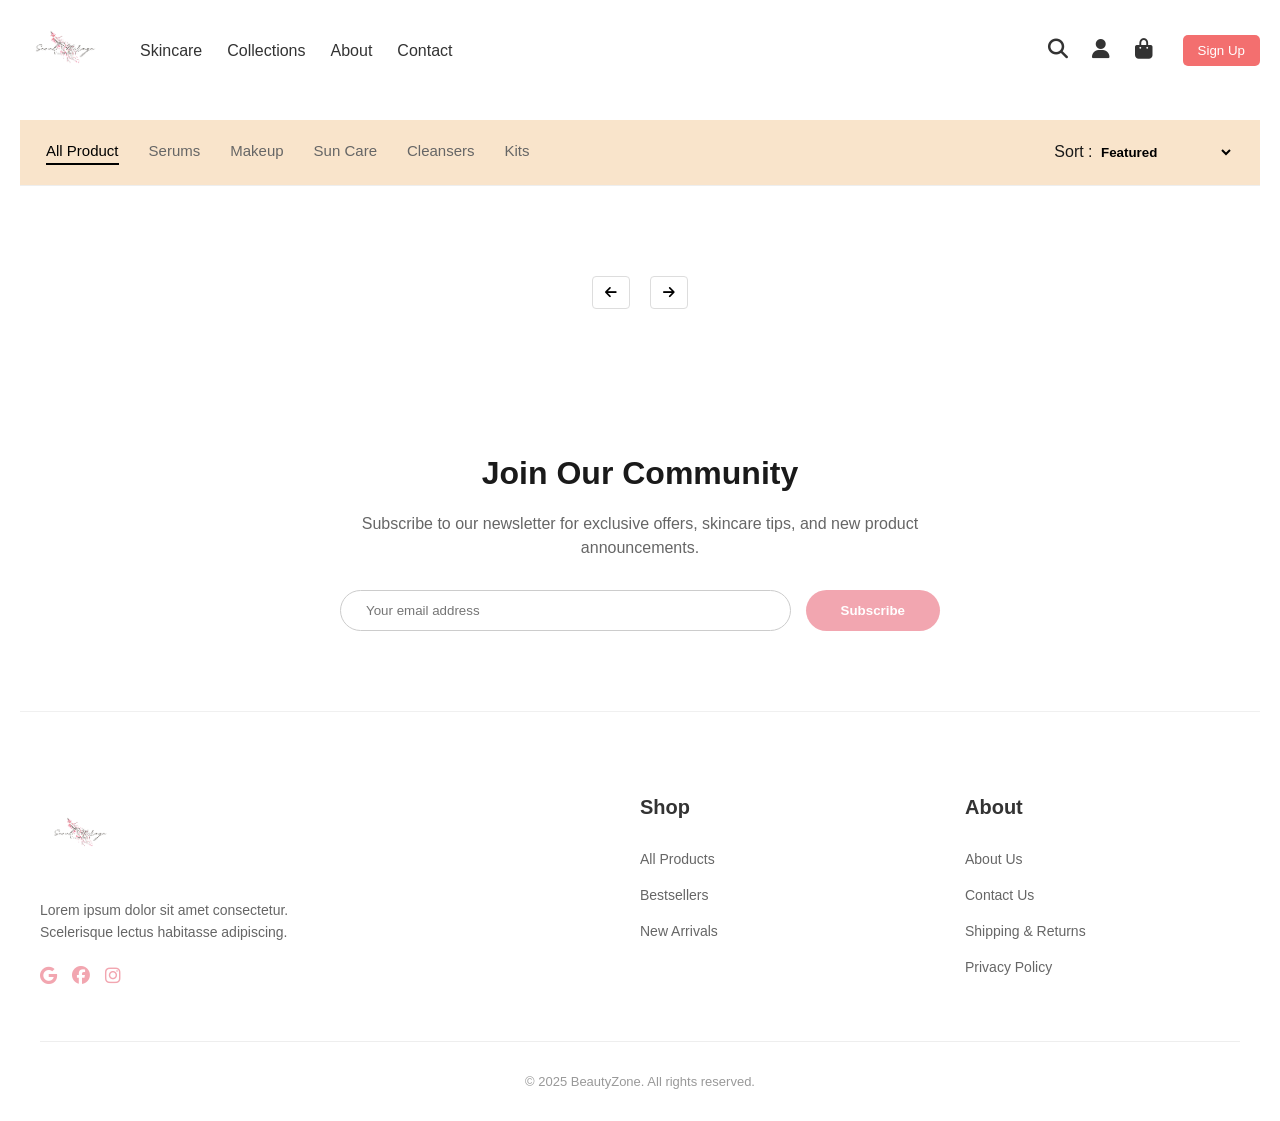
<file: allProducts.html>
<!doctype html>
<html lang="en">
  <head>
    <meta charset="UTF-8" />
    <meta name="viewport" content="width=device-width, initial-scale=1.0" />
    <link
      rel="stylesheet"
      href="https://cdnjs.cloudflare.com/ajax/libs/font-awesome/6.5.0/css/all.min.css"
    />
    <link rel="stylesheet" href="css/style.css" />
    <link rel="stylesheet" href="css/footer.css" />
    <link rel="stylesheet" href="css/products.css" />

    <title>All Products</title>
  </head>
  <body>
    <div class="container-outer">
      <!-- Navbar -->
      <nav class="navbar">
        <div class="container-sub">
          <div class="navbox">
            <div class="navbox1">
              <div class="logo">
                <img src="/logo.png" onclick="window.location.href = 'index.html'" alt="Beauty Zone Logo" />
              </div>
              <ul class="nav-links">
                <li><a href="#">Skincare</a></li>
                <li><a href="#">Collections</a></li>
                <li><a onclick="window.location.href = 'about.html'">About</a></li>
                <li>
                  <a onclick="window.location.href = 'contact.html'">Contact</a>
                </li>
              </ul>
            </div>
            <div class="navbox1">
              <div class="nav-icons">
                <i class="fa-solid fa-magnifying-glass"></i>
                <i class="fa-solid fa-user"></i>
                <i
                  class="fa-solid fa-bag-shopping"
                  onclick="window.location.href = 'cart.html'"
                ></i>
              </div>
              <div id="auth-btn-container">
                <button
                  class="nav-toggle-btn"
                  onclick="window.location.href = 'register.html'"
                >
                  Sign Up
                </button>
              </div>
            </div>
          </div>
        </div>
      </nav>
      <div class="container-sub" style="margin-top: 120px">
        <div class="filter-bar">
          <div class="filter-links">
            <a href="#" class="filter-btn active" data-category="all"
              >All Product</a
            >
            <a href="#" class="filter-btn" data-category="Serums">Serums</a>
            <a href="#" class="filter-btn" data-category="Makeup">Makeup</a>
            <a href="#" class="filter-btn" data-category="Sun Care">Sun Care</a>
            <a href="#" class="filter-btn" data-category="Cleansers"
              >Cleansers</a
            >
            <a href="#" class="filter-btn" data-category="Kits">Kits</a>
          </div>
          <div class="sort-section">
            <span>Sort : </span>
            <select id="sortSelect">
              <option value="featured">Featured</option>
              <option value="low">Price: Low to High</option>
              <option value="high">Price: High to Low</option>
            </select>
          </div>
        </div>

        <div id="all-products-grid" class="products-grid"></div>

        <div class="pagination-container">
          <button class="pag-arrow">
            <i class="fa-solid fa-arrow-left"></i>
          </button>
          <div class="pag-numbers" id="pagination"></div>
          <button class="pag-arrow">
            <i class="fa-solid fa-arrow-right"></i>
          </button>
        </div>

        <section class="community">
          <div class="container-sub">
            <h2>Join Our Community</h2>
            <p>
              Subscribe to our newsletter for exclusive offers, skincare tips,
              and new product announcements.
            </p>
            <form class="newsletter">
              <input type="email" placeholder="Your email address" />
              <button type="submit">Subscribe</button>
            </form>
          </div>
        </section>

        <footer class="footer">
          <div class="container-sub">
            <div class="footer-grid">
              <div class="footer-col">
                <div class="footer-logo">
                  <img src="/logo.png" alt="Beauty Zone Logo" />
                </div>
                <p class="footer-desc">
                  Lorem ipsum dolor sit amet consectetur. Scelerisque lectus
                  habitasse adipiscing.
                </p>
                <div class="social-links">
                  <a href="#"><i class="fa-brands fa-google"></i></a>
                  <a href="#"><i class="fa-brands fa-facebook"></i></a>
                  <a href="#"><i class="fa-brands fa-instagram"></i></a>
                </div>
              </div>

              <div class="footer-col">
                <h4>Shop</h4>
                <ul>
                  <li><a href="#">All Products</a></li>
                  <li><a href="#">Bestsellers</a></li>
                  <li><a href="#">New Arrivals</a></li>
                </ul>
              </div>

              <div class="footer-col">
                <h4>About</h4>
                <ul>
                  <li><a href="#">About Us</a></li>
                  <li><a href="#">Contact Us</a></li>
                  <li><a href="#">Shipping & Returns</a></li>
                  <li><a href="#">Privacy Policy</a></li>
                </ul>
              </div>
            </div>

            <div class="footer-bottom">
              <hr />
              <p>© 2025 BeautyZone. All rights reserved.</p>
            </div>
          </div>
        </footer>
      </div>
    </div>
    <script src="js/alProducts.js"></script>
    <script src="js/currentUser.js"></script>
    <script src="js/cart.js"></script>
  </body>
</html>
</file>
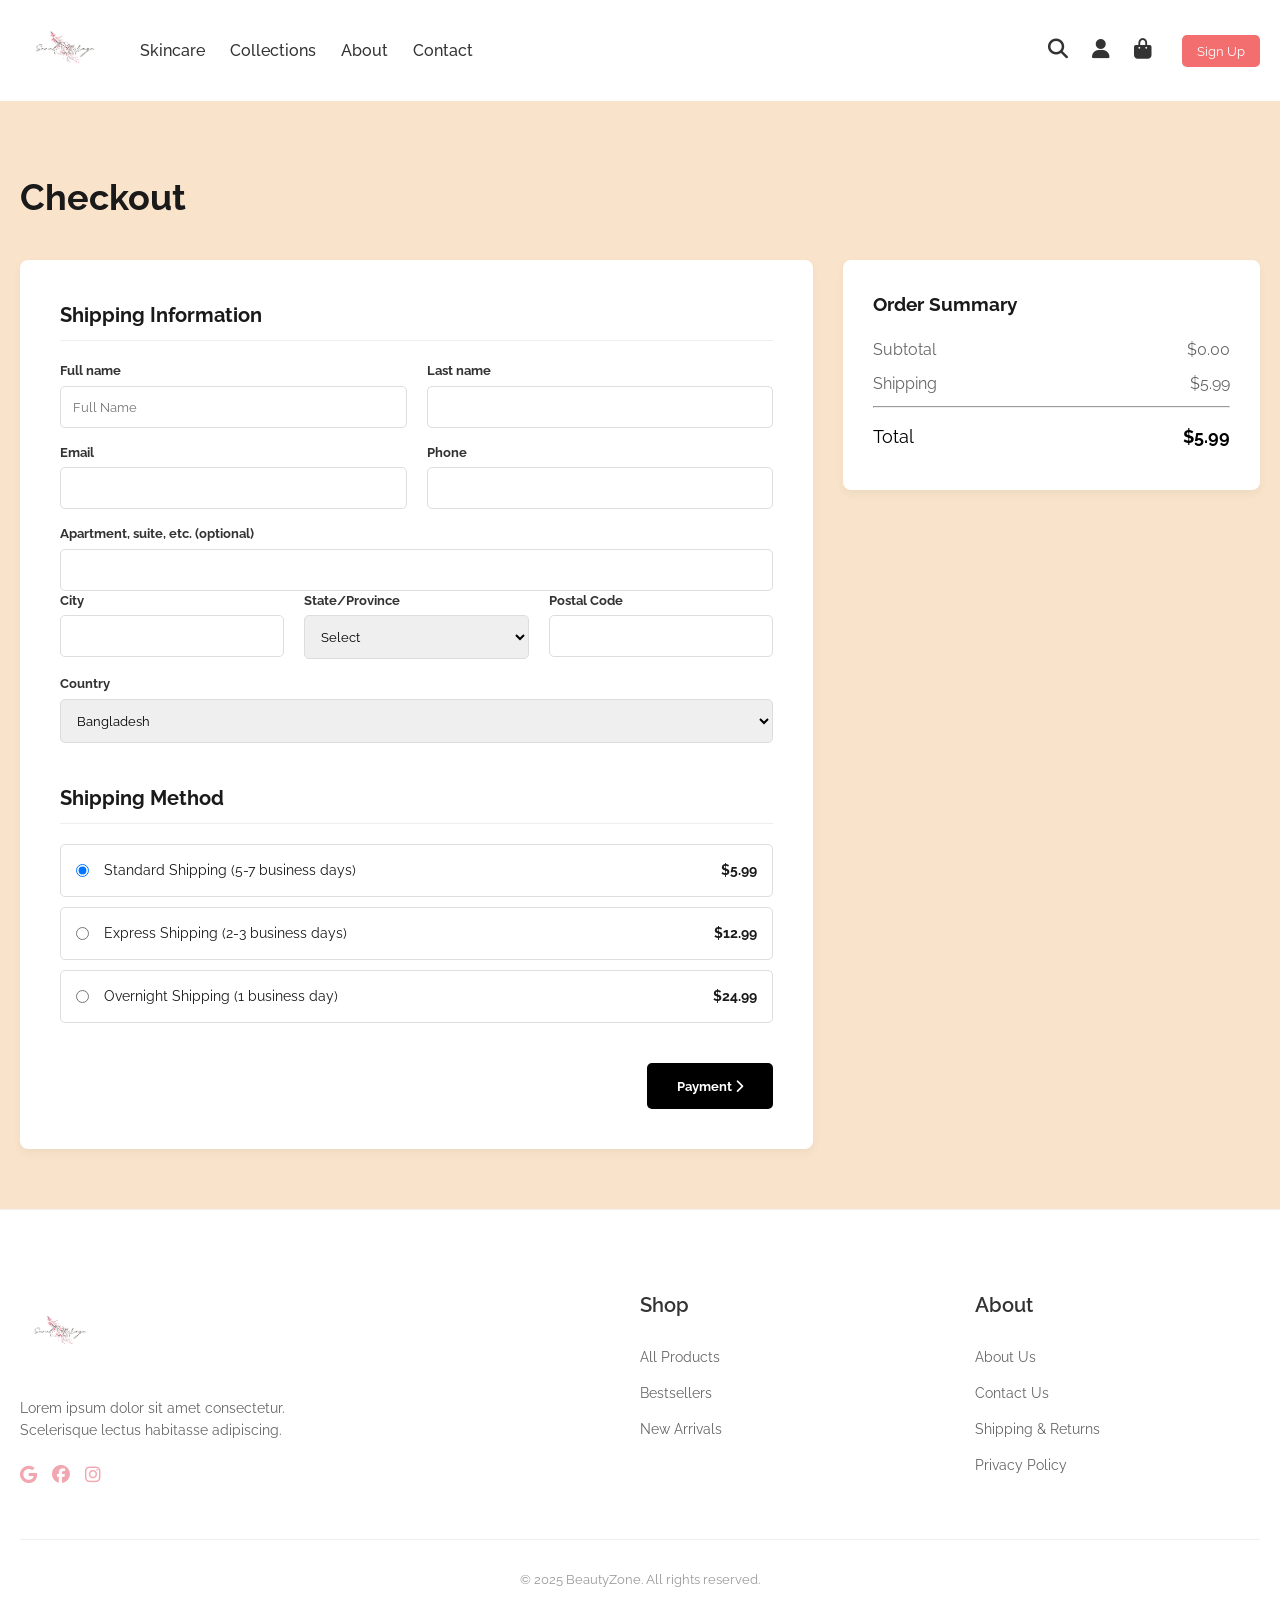
<file: checkout.html>
<!doctype html>
<html lang="en">
  <head>
    <meta charset="UTF-8" />
    <meta name="viewport" content="width=device-width, initial-scale=1.0" />

    <link
      rel="stylesheet"
      href="https://fonts.googleapis.com/css?family=Raleway:400,700&display=swap"
    />
    <link
      rel="stylesheet"
      href="https://cdnjs.cloudflare.com/ajax/libs/font-awesome/6.5.0/css/all.min.css"
    />
    <link rel="stylesheet" href="css/checkout.css" />
    <link rel="stylesheet" href="css/style.css" />
    <link rel="stylesheet" href="css/footer.css" />
    <title>Checkout - Beauty Zone</title>
  </head>

  <body>
    <div class="container-outer" style="background-color: #f9e4cb">
      <nav class="navbar">
        <div class="container-sub">
          <div class="navbox">
            <div class="navbox1">
              <div class="logo">
                <img src="/logo.png" onclick="window.location.href = 'index.html'" alt="Beauty Zone Logo" />
              </div>
              <ul class="nav-links">
                <li><a href="#">Skincare</a></li>
                <li><a href="#">Collections</a></li>
                <li><a onclick="window.location.href = 'about.html'">About</a></li>
                <li>
                  <a onclick="window.location.href = 'contact.html'">Contact</a>
                </li>
              </ul>
            </div>
            <div class="navbox1">
              <div class="nav-icons">
                <i class="fa-solid fa-magnifying-glass"></i>
                <i class="fa-solid fa-user"></i>
                <i
                  class="fa-solid fa-bag-shopping"
                  onclick="window.location.href = 'cart.html'"
                ></i>
              </div>
              <div id="auth-btn-container">
                <button
                  class="nav-toggle-btn"
                  onclick="window.location.href = 'register.html'"
                >
                  Sign Up
                </button>
              </div>
            </div>
          </div>
        </div>
      </nav>
      <div class="container-sub">
        <div class="checkout-container">
          <h1 class="page-title">Checkout</h1>

          <div class="checkout-layout">
            <form id="checkoutForm" class="checkout-form-box">
              <section class="form-section">
                <h3>Shipping Information</h3>
                <div class="input-row">
                  <div class="input-group">
                    <label>Full name</label>
                    <input
                      type="text"
                      id="cus_name"
                      required
                      placeholder="Full Name"
                    />
                  </div>
                  <div class="input-group">
                    <label>Last name</label>
                    <input type="text" id="last_name" required />
                  </div>
                </div>
                <div class="input-row">
                  <div class="input-group">
                    <label>Email</label>
                    <input type="email" id="cus_email" required />
                  </div>
                  <div class="input-group">
                    <label>Phone</label>
                    <input type="text" id="cus_phone" required />
                  </div>
                </div>
                <div class="input-group full-width">
                  <label>Apartment, suite, etc. (optional)</label>
                  <input type="text" id="cus_add1" />
                </div>
                <div class="input-row triplet">
                  <div class="input-group">
                    <label>City</label>
                    <input type="text" id="cus_city" required />
                  </div>
                  <div class="input-group">
                    <label>State/Province</label>
                    <select id="cus_state">
                      <option value="">Select</option>
                      <option value="Dhaka">Dhaka</option>
                    </select>
                  </div>
                  <div class="input-group">
                    <label>Postal Code</label>
                    <input type="text" id="cus_postcode" required />
                  </div>
                </div>
                <div class="input-group full-width">
                  <label>Country</label>
                  <select id="cus_country">
                    <option value="Bangladesh">Bangladesh</option>
                  </select>
                </div>
              </section>

              <section class="form-section">
                <h3>Shipping Method</h3>
                <div class="shipping-options">
                  <label class="ship-card">
                    <input
                      type="radio"
                      name="shipping"
                      value="5.99"
                      checked
                      data-method="Standard"
                    />
                    <div class="ship-info">
                      <span>Standard Shipping (5-7 business days)</span>
                      <strong>$5.99</strong>
                    </div>
                  </label>
                  <label class="ship-card">
                    <input
                      type="radio"
                      name="shipping"
                      value="12.99"
                      data-method="Express"
                    />
                    <div class="ship-info">
                      <span>Express Shipping (2-3 business days)</span>
                      <strong>$12.99</strong>
                    </div>
                  </label>
                  <label class="ship-card">
                    <input
                      type="radio"
                      name="shipping"
                      value="24.99"
                      data-method="Overnight"
                    />
                    <div class="ship-info">
                      <span>Overnight Shipping (1 business day)</span>
                      <strong>$24.99</strong>
                    </div>
                  </label>
                </div>
              </section>

              <div class="form-footer">
                <button type="submit" class="btn-payment">
                  Payment <i class="fa-solid fa-chevron-right"></i>
                </button>
              </div>
            </form>

            <aside class="order-summary-box">
              <h3>Order Summary</h3>
              <div id="checkout-items-list"></div>
              <div class="summary-details">
                <div class="s-row">
                  <span>Subtotal</span> <span id="summary-subtotal">$0.00</span>
                </div>
                <div class="s-row">
                  <span>Shipping</span> <span id="summary-shipping">$5.99</span>
                </div>

                <hr />
                <div class="s-row total">
                  <span>Total</span> <strong id="summary-total">$0.00</strong>
                </div>
              </div>
            </aside>
          </div>
        </div>
      </div>
      <footer class="footer">
        <div class="container-sub">
          <div class="footer-grid">
            <div class="footer-col">
              <div class="footer-logo">
                <img src="/logo.png" alt="Beauty Zone Logo" />
              </div>
              <p class="footer-desc">
                Lorem ipsum dolor sit amet consectetur. Scelerisque lectus
                habitasse adipiscing.
              </p>
              <div class="social-links">
                <a href="#"><i class="fa-brands fa-google"></i></a>
                <a href="#"><i class="fa-brands fa-facebook"></i></a>
                <a href="#"><i class="fa-brands fa-instagram"></i></a>
              </div>
            </div>

            <div class="footer-col">
              <h4>Shop</h4>
              <ul>
                <li><a href="#">All Products</a></li>
                <li><a href="#">Bestsellers</a></li>
                <li><a href="#">New Arrivals</a></li>
              </ul>
            </div>

            <div class="footer-col">
              <h4>About</h4>
              <ul>
                <li><a href="#">About Us</a></li>
                <li><a href="#">Contact Us</a></li>
                <li><a href="#">Shipping & Returns</a></li>
                <li><a href="#">Privacy Policy</a></li>
              </ul>
            </div>
          </div>

          <div class="footer-bottom">
            <hr />
            <p>© 2025 BeautyZone. All rights reserved.</p>
          </div>
        </div>
      </footer>
    </div>

    <script src="js/checkout.js"></script>
    <script src="js/currentUser.js"></script>
  </body>
</html>
</file>
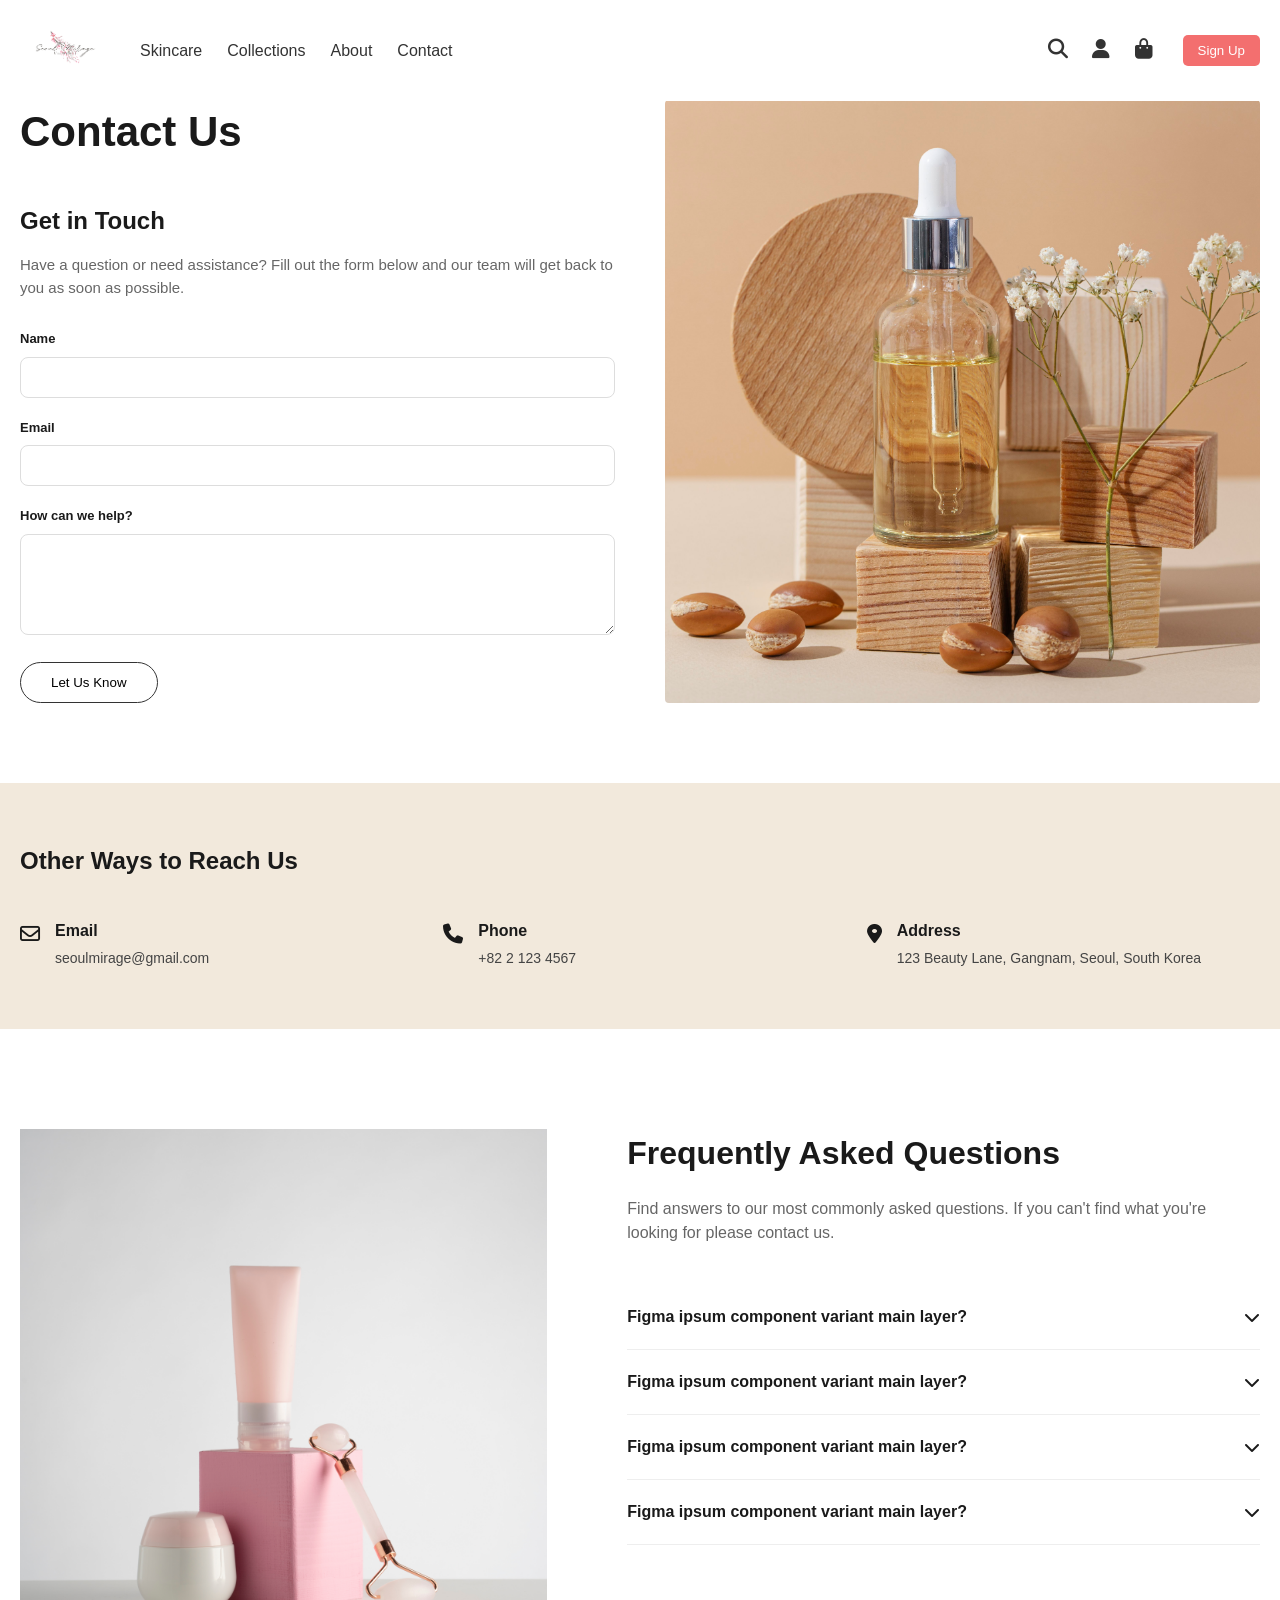
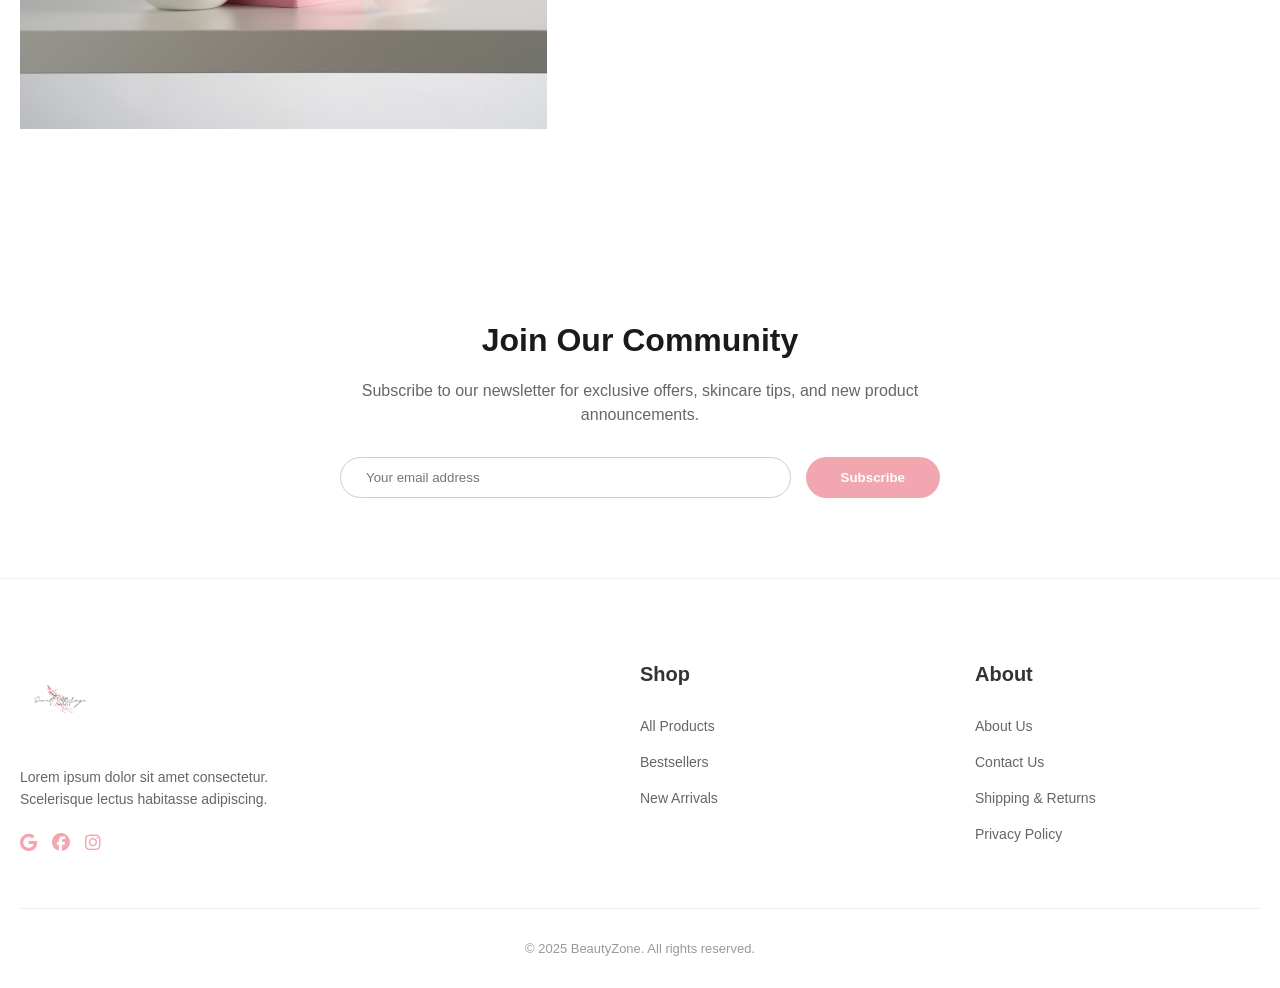
<file: contact.html>
<!doctype html>
<html lang="en">
  <head>
    <meta charset="UTF-8" />
    <meta name="viewport" content="width=device-width, initial-scale=1.0" />
    <title>Contact Us - Beauty Zone</title>
    <link rel="icon" type="image/x-icon" href="/c2.jpg">
    <link
      rel="stylesheet"
      href="https://cdnjs.cloudflare.com/ajax/libs/font-awesome/6.5.0/css/all.min.css"
    />
    <link rel="stylesheet" href="css/style.css" />
    <link rel="stylesheet" href="css/contact.css" />
    <link rel="stylesheet" href="css/footer.css" />
  </head>
  <body>
    <div class="container-outer">
      <nav class="navbar">
        <div class="container-sub">
          <div class="navbox">
            <div class="navbox1">
              <div class="logo">
                <img src="/logo.png" onclick="window.location.href = 'index.html'" alt="Beauty Zone Logo" />
              </div>
              <ul class="nav-links">
                <li><a href="#">Skincare</a></li>
                <li><a href="#">Collections</a></li>
                <li><a onclick="window.location.href = 'about.html'">About</a></li>
                <li>
                  <a onclick="window.location.href = 'contact.html'">Contact</a>
                </li>
              </ul>
            </div>
            <div class="navbox1">
              <div class="nav-icons">
                <i class="fa-solid fa-magnifying-glass"></i>
                <i class="fa-solid fa-user"></i>
                <i
                  class="fa-solid fa-bag-shopping"
                  onclick="window.location.href = 'cart.html'"
                ></i>
              </div>
              <div id="auth-btn-container">
                <button
                  class="nav-toggle-btn"
                  onclick="window.location.href = 'register.html'"
                >
                  Sign Up
                </button>
              </div>
            </div>
          </div>
        </div>
      </nav>
      <main class="contact-main">
        <section class="container-sub contact-top">
          <div class="contact-form-area">
            <h1 class="contact-title">Contact Us</h1>
            <div class="get-in-touch">
              <h3>Get in Touch</h3>
              <p>
                Have a question or need assistance? Fill out the form below and
                our team will get back to you as soon as possible.
              </p>

              <form id="contactForm">
                <div class="input-group">
                  <label>Name</label>
                  <input type="text" name="name" required />
                </div>
                <div class="input-group">
                  <label>Email</label>
                  <input type="email" name="email" required />
                </div>
                <div class="input-group">
                  <label>How can we help?</label>
                  <textarea name="message" rows="5" required></textarea>
                </div>
                <button type="submit" class="btn-let-us-know">
                  Let Us Know
                </button>
              </form>
            </div>
          </div>
          <div class="contact-hero-image">
            <img
              src="/contactImage1.jpg"
              alt="Contact Hero"
            />
          </div>
        </section>

        <section class="other-ways">
          <div class="container-sub">
            <h2 class="section-title-small">Other Ways to Reach Us</h2>
            <div class="ways-grid">
              <div class="way-item">
                <i class="fa-regular fa-envelope"></i>
                <div>
                  <h4>Email</h4>
                  <p>seoulmirage@gmail.com</p>
                </div>
              </div>
              <div class="way-item">
                <i class="fa-solid fa-phone"></i>
                <div>
                  <h4>Phone</h4>
                  <p>+82 2 123 4567</p>
                </div>
              </div>
              <div class="way-item">
                <i class="fa-solid fa-location-dot"></i>
                <div>
                  <h4>Address</h4>
                  <p>123 Beauty Lane, Gangnam, Seoul, South Korea</p>
                </div>
              </div>
            </div>
          </div>
        </section>

        <section class="container-sub faq-section">
          <div class="faq-image">
            <img
              src="/contactImage2.jpg"
              alt="FAQ Image"
            />
          </div>
          <div class="faq-content">
            <h2>Frequently Asked Questions</h2>
            <p>
              Find answers to our most commonly asked questions. If you can't
              find what you're looking for please contact us.
            </p>

            <div class="accordion">
              <div class="accordion-item">
                <div class="accordion-header">
                  <span>Figma ipsum component variant main layer?</span>
                  <i class="fa-solid fa-chevron-down"></i>
                </div>
                <div class="accordion-body">
                  <p>
                    Figma ipsum component variant main layer. Line ellipse
                    object list undo rectangle duplicate editor distribute
                    overflow. Arrow pen union device share scrolling style.
                  </p>
                </div>
              </div>
              <div class="accordion-item">
                <div class="accordion-header">
                  <span>Figma ipsum component variant main layer?</span>
                  <i class="fa-solid fa-chevron-down"></i>
                </div>
                <div class="accordion-body">
                  <p>
                    Figma ipsum component variant main layer. Line ellipse
                    object list undo rectangle duplicate editor distribute
                    overflow. Arrow pen union device share scrolling style.
                  </p>
                </div>
              </div>
              <div class="accordion-item">
                <div class="accordion-header">
                  <span>Figma ipsum component variant main layer?</span>
                  <i class="fa-solid fa-chevron-down"></i>
                </div>
                <div class="accordion-body">
                  <p>
                    Figma ipsum component variant main layer. Line ellipse
                    object list undo rectangle duplicate editor distribute
                    overflow. Arrow pen union device share scrolling style.
                  </p>
                </div>
              </div>
              <div class="accordion-item">
                <div class="accordion-header">
                  <span>Figma ipsum component variant main layer?</span>
                  <i class="fa-solid fa-chevron-down"></i>
                </div>
                <div class="accordion-body">
                  <p>
                    Figma ipsum component variant main layer. Line ellipse
                    object list undo rectangle duplicate editor distribute
                    overflow. Arrow pen union device share scrolling style.
                  </p>
                </div>
              </div>
            </div>
          </div>
        </section>
      </main>

      <section class="community">
        <div class="container-sub">
          <h2>Join Our Community</h2>
          <p>
            Subscribe to our newsletter for exclusive offers, skincare tips, and
            new product announcements.
          </p>
          <form class="newsletter">
            <input type="email" placeholder="Your email address" />
            <button type="submit">Subscribe</button>
          </form>
        </div>
      </section>

      <footer class="footer">
        <div class="container-sub">
          <div class="footer-grid">
            <div class="footer-col">
              <div class="footer-logo">
                <img src="/logo.png" alt="Beauty Zone Logo" />
              </div>
              <p class="footer-desc">
                Lorem ipsum dolor sit amet consectetur. Scelerisque lectus
                habitasse adipiscing.
              </p>
              <div class="social-links">
                <a href="#"><i class="fa-brands fa-google"></i></a>
                <a href="#"><i class="fa-brands fa-facebook"></i></a>
                <a href="#"><i class="fa-brands fa-instagram"></i></a>
              </div>
            </div>

            <div class="footer-col">
              <h4>Shop</h4>
              <ul>
                <li><a href="#">All Products</a></li>
                <li><a href="#">Bestsellers</a></li>
                <li><a href="#">New Arrivals</a></li>
              </ul>
            </div>

            <div class="footer-col">
              <h4>About</h4>
              <ul>
                <li><a href="#">About Us</a></li>
                <li><a href="#">Contact Us</a></li>
                <li><a href="#">Shipping & Returns</a></li>
                <li><a href="#">Privacy Policy</a></li>
              </ul>
            </div>
          </div>

          <div class="footer-bottom">
            <hr />
            <p>© 2025 BeautyZone. All rights reserved.</p>
          </div>
        </div>
      </footer>
    </div>

    <script>
      // Accordion Logic
      document.querySelectorAll(".accordion-header").forEach((header) => {
        header.addEventListener("click", () => {
          const item = header.parentElement;
          item.classList.toggle("active");
        });
      });
    </script>
  </body>
</html>
</file>
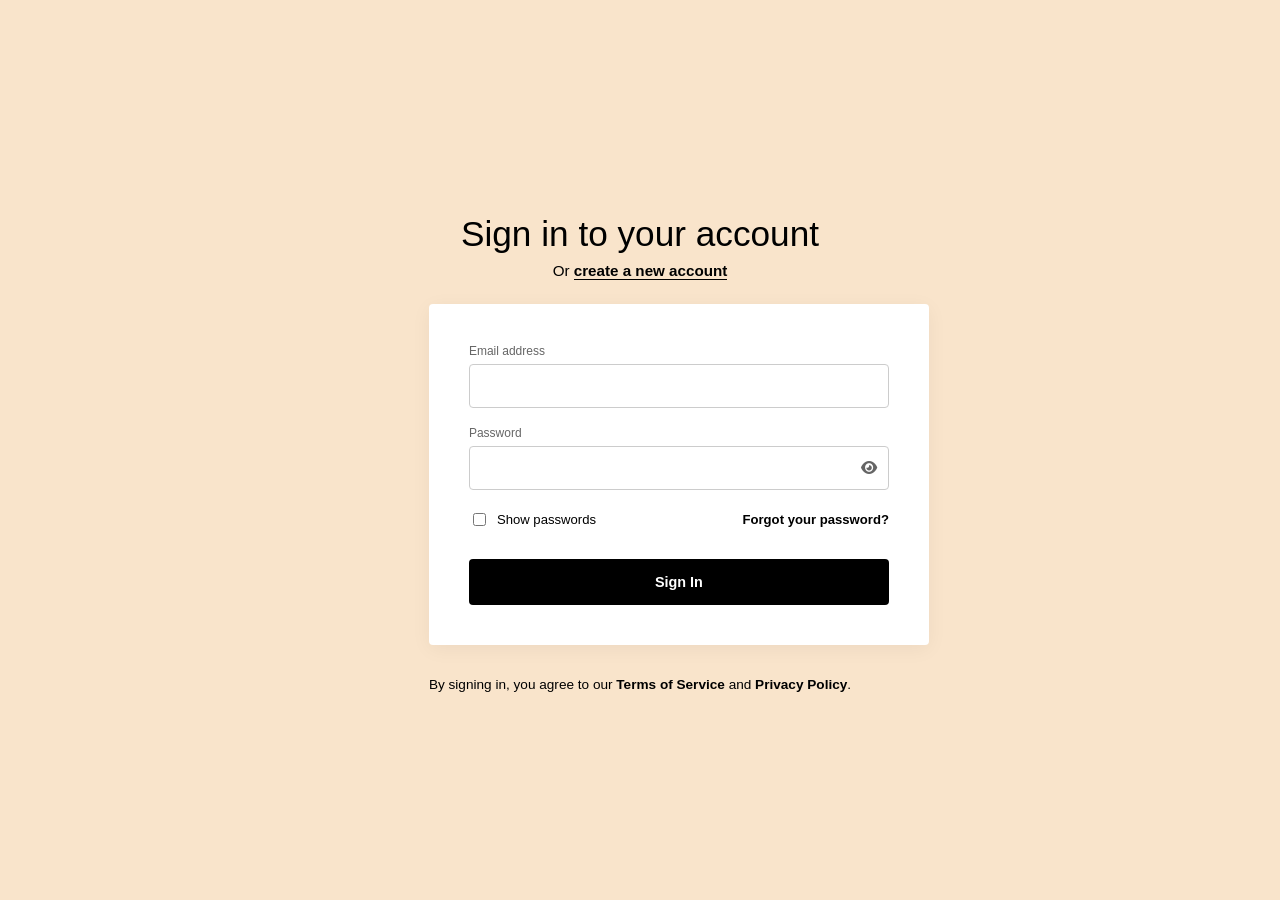
<file: login.html>
<!doctype html>
<html lang="en">
<head>
    <meta charset="UTF-8" />
    <meta name="viewport" content="width=device-width, initial-scale=1.0" />
     <link rel="icon" type="image/x-icon" href="/c2.jpg">
    <link rel="stylesheet" href="https://fonts.googleapis.com/css?family=Raleway:400,700&display=swap" />
    <link rel="stylesheet" href="css/auth.css">
    <link rel="stylesheet" href="css/toast.css">
    <link
    rel="stylesheet"
    href="https://cdnjs.cloudflare.com/ajax/libs/font-awesome/6.5.0/css/all.min.css"
  />
    <title>Sign In - Seoul Mirage</title>
</head>
<body>
    <div class="container">
        <div id="signin-section">
            <h1>Sign in to your account</h1>
            <div class="toggle-text">Or <a href="register.html">create a new account</a></div>
            
            <div class="auth-card">
                <form id="loginForm">
                    <div class="form-group">
                        <label>Email address</label>
                        <input type="email" id="loginEmail" required>
                    </div>
                    <div class="form-group">
                        <label>Password</label>
                        <div class="password-wrapper">
                            <input type="password" id="loginPass" required>
                            <span class="eye-icon">
                              <i class="fa-solid fa-eye"></i>
                            </span>
                        </div>
                    </div>
                    <div class="options-row">
                        <label><input type="checkbox"> Show passwords</label>
                        <a href="#" class="forgot-link">Forgot your password?</a>
                    </div>
                    <button type="submit" class="btn-black">Sign In</button>
                </form>
            </div>
            <p class="legal-text">By signing in, you agree to our <b>Terms of Service</b> and <b>Privacy Policy</b>.</p>
        </div>
        <div id="messageBox" class="message-box"></div>
    </div>
    <script src="js/auth.js"></script>
</body>
</html>
</file>
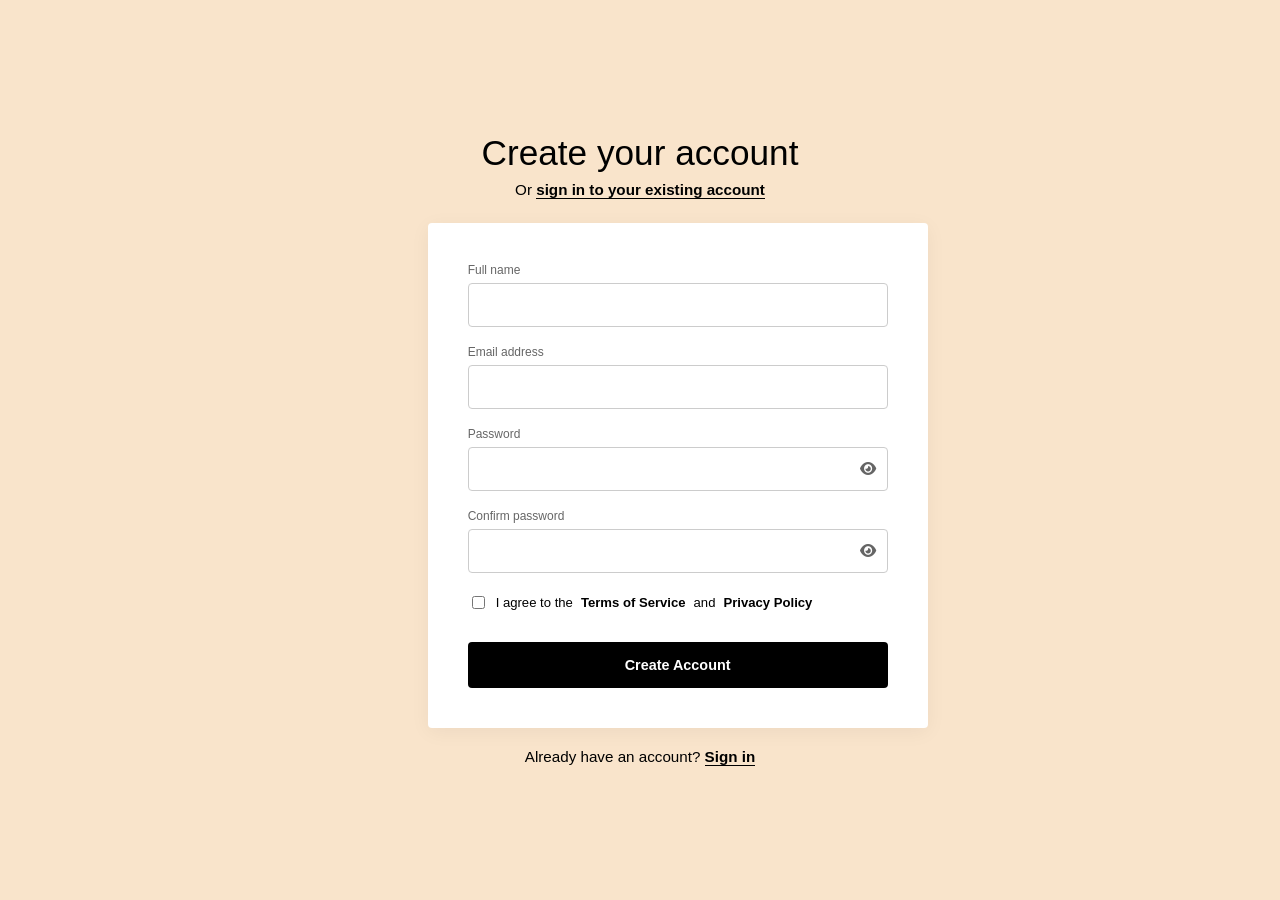
<file: register.html>
<!doctype html>
<html lang="en">
<head>
    <meta charset="UTF-8" />
    <meta name="viewport" content="width=device-width, initial-scale=1.0" />
    <link rel="stylesheet" href="https://fonts.googleapis.com/css?family=Raleway:400,700&display=swap" />
    <link rel="stylesheet" href="css/auth.css">
    <link rel="stylesheet" href="css/toast.css">
    <link
    rel="stylesheet"
    href="https://cdnjs.cloudflare.com/ajax/libs/font-awesome/6.5.0/css/all.min.css"
  />
    <title>Create Account - Seoul Mirage</title>
</head>
<body>
    <div class="container">
        <div id="register-section">
            <h1>Create your account</h1>
            <div class="toggle-text">Or <a href="login.html">sign in to your existing account</a></div>
            
            <div class="auth-card">
                <form id="registerForm">
                    <div class="form-group">
                        <label>Full name</label>
                        <input type="text" id="regName" required>
                    </div>
                    <div class="form-group">
                        <label>Email address</label>
                        <input type="email" id="regEmail" required>
                    </div>
                    <div class="form-group">
                        <label>Password</label>
                        <div class="password-wrapper">
                            <input type="password" id="regPass" required>
                            <span class="eye-icon">
                              <i class="fa-solid fa-eye"></i>
                            </span>
                        </div>
                    </div>
                    <div class="form-group">
                        <label>Confirm password</label>
                        <div class="password-wrapper">
                            <input type="password" id="confirmPass" required>
                            <span class="eye-icon">
                              <i class="fa-solid fa-eye"></i>
                            </span>
                        </div>
                    </div>
                    <div class="options-row">
                        <label><input type="checkbox" required> I agree to the <b>Terms of Service</b> and <b>Privacy Policy</b></label>
                    </div>
                    <button type="submit" class="btn-black">Create Account</button>
                </form>
            </div>
            <p class="toggle-text" style="margin-top: 20px;">Already have an account? <a href="login.html">Sign in</a></p>
        </div>
        <div id="messageBox" class="message-box"></div>
    </div>
    <script src="js/auth.js"></script>
</body>
</html>
</file>
<file: css/style.css>
/* Reset & Base */
* {
  margin: 0;
  padding: 0;
  box-sizing: border-box;
  font-family: "Raleway", sans-serif;
}

body {
  overflow-x: hidden;
  background-color: #fff;
  color: #1a1a1a;
  line-height: 1.5;
}

/* Outer container */
.container-outer {
  max-width: 1728px;
  margin: 0 auto;
  width: 100%;
}

/* Sub-container for content */
.container-sub {
  max-width: 1400px;
  margin: 0 auto;
  width: 100%;
  padding: 0 20px;
}

.p {
  font-family: Raleway;
  font-weight: 600;
  font-style: SemiBold;
  font-size: 24px;
  line-height: 120%;
  letter-spacing: 0%;
  color: #ffffff;
}

/* Navbar */
.navbar {
  position: fixed;
  top: 0;
  left: 0;         
  width: 100%;     
  z-index: 1000; 
  background: #fff; 
  
}

.navbox {
  display: flex;
  justify-content: space-between;
  align-items: center;
  padding: 2px 0;
}

.navbox1 {
  display: flex;
  align-items: center;
  gap: 30px;
}

.logo img {
  width: 90px;
  height: 90px;
}

.nav-links {
  list-style: none;
  display: flex;
  gap: 25px;
}

.nav-links a {
  text-decoration: none;
  color: #333;
  font-weight: 500;
  transition: 0.3s;
}

.nav-links a:hover {
  color: #f36f6f;
}

.nav-icons i {
  font-size: 20px;
  margin-left: 20px;
  cursor: pointer;
  color: #333;
}

.nav-toggle-btn {
  padding: 8px 15px;
  border: none;
  background: #f36f6f;
  color: #fff;
  border-radius: 5px;
  cursor: pointer;
}

/* Hero */
.hero {
  width: 100%;
  height: 750px;
  margin-top: 100px;
  position: relative;
  background-size: cover;
  background-position: center;
  display: flex;
  align-items: center;
}

.hero-content {
  max-width: 700px;
  color: #fff;
  padding-left: 20px;
}

.hero-content h1 {
  font-size: 3rem;
  font-weight: 700;
  margin-bottom: 20px;
}

.hero-content p {
  font-size: 1.1rem;
  margin-bottom: 25px;
}

.hero-buttons .btn {
  padding: 12px 25px;
  border-radius: 5px;
  border: none;
  cursor: pointer;
  margin-right: 15px;
  font-size: 16px;
  transition: 0.3s;
}

.hero-buttons .shop {
  background: #fff;
  width: 142px;
  height: 51px;
  gap: 8px;
  opacity: 1;
  padding-top: 16px;
  padding-right: 32px;
  padding-bottom: 16px;
  padding-left: 32px;
  border-radius: 100px;
}
.hero-buttons .shop:hover {
  background: #d3545d;
}
.hero-buttons .about {
  width: 124;
  height: 51;
  gap: 10px;

  opacity: 1;
  padding: 16px 32px;
  border: 2px solid white;
  border-radius: 100px;
  background: transparent;
}
.hero-buttons .about:hover {
  background: #fff;
  color: #000;
}

/* Section headers */
.section-header {
  display: flex;
  justify-content: space-between;
  align-items: center;
  margin-bottom: 25px;
  margin-top: 40px;
}



.view-all {
  text-decoration: none;
  color: #333;
  font-size: 0.9rem;
}

/* products */
.products-grid {
  width: 100%;
  display: grid;
  grid-template-columns: repeat(4, 1fr);
  gap: 20px;
}

.product-card {
  display: flex;
  flex-direction: column;
  cursor: pointer;
  padding: 10px;
  position: relative;
}

.add-cart-btn {
  background-color: white;
  color: black;
  border: none;
  padding: 10px 18px;
  font-size: 14px;
  border-radius: 5px;
  cursor: pointer;
  display: flex;
  align-items: center;
  gap: 8px;
}

.add-cart-btn:hover {
  background-color: white;
}

/*  */

.product-card img {
  width: 100%;
  aspect-ratio: 1/1;
  object-fit: cover;
  border-radius: 5px;
  background: #f3f3f3;
  display: block;
}

/* Overlay on image only */
.product-card .image-overlay {
  position: absolute;
  top: 0;
  left: 0;
  width: 100%;
  height: 100%;
  background: rgba(0, 0, 0, 0.45);
  display: flex;
  justify-content: center;
  align-items: center;
  opacity: 0;
  border-radius: 5px;
  transition: opacity 0.3s ease;
}

.product-card:hover .image-overlay {
  opacity: 1;
}


.view-all{
  border:none;
  background-color: white;
  font-size: medium;
  padding-right: 20px;
}

.view-all:hover{

  color: #F3706F;

}

.cat-tag {
  font-size: 13px;
  color: #888;
  margin-top: 10px;
  text-transform: capitalize;
}
.prod-name {
  font-size: 16px;
  font-weight: 600;
  color: #222;
  margin: 5px 0;
}
.prod-price {
  font-size: 18px;
  font-weight: 700;
  color: #000;
  margin-top: 5px;
}

.rating {
  display: flex;
  gap: 5px;
  font-size: 13px;
  margin-top: 8px;
  font-weight: 600;
}
.rating i {
  font-size: 10px;
  color: #000;
}
.rating span {
  color: #888;
  font-weight: 400;
}

/* Categories */
.category-section {
  background: #fdf2f2;
  padding: 60px 0;
  margin-top: 40px;
}
.section-title {
  text-align: left;
  font-size: 1.5rem;
  margin-bottom: 30px;
}
.category-grid {
  display: grid;
  grid-template-columns: repeat(4, 1fr);
  gap: 20px;
}
.category-card {
  position: relative;
  height: 300px;
  border-radius: 5px;
  overflow: hidden;
  background-size: cover;
  background-position: center;
}
.cat-overlay {
  position: absolute;
  inset: 0;
  background: rgba(0, 0, 0, 0.2);
  display: flex;
  align-items: center;
  justify-content: center;
  transition: 0.3s;
}
.cat-overlay span {
  color: #fff;
  font-size: 1.2rem;
  font-weight: 500;
}
.category-card:hover .cat-overlay {
  background: rgba(0, 0, 0, 0.4);
}


/* --- Philosophy Section --- */
.philosophy {
  background-color: #fdf2e9; 
  margin-top: 50px;
  display: flex;
  align-items: center;
}

.philosophy-grid {
  display: grid;
  grid-template-columns: 1fr 1fr;
  align-items: center;
  gap: 60px;
}

.philosophy-content h2 {
  font-size: 32px;
  font-weight: 700;
  margin-bottom: 25px;
  color: #333;
}

.philosophy-content p {
  font-size: 16px;
  color: #555;
  line-height: 1.6;
  margin-bottom: 20px;
}

.philosophy-content .btn-about {
  background: #fff;
  border: 1px solid #ddd;
  padding: 12px 30px;
  border-radius: 50px;
  cursor: pointer;
  font-weight: 600;
  transition: 0.3s;
}

.philosophy-image img {
  width: 100%;
  height: 100%;
  border-radius: 4px;
}

/* --- Reviews Section --- */
.reviews {
  padding: 80px 0;
  text-align: center;
  background-color: #fff;
}

.review-subtitle {
  font-size: 14px;
  color: #888;
  margin-bottom: 10px;
}

.reviews h2 {
  font-size: 36px;
  color: #b5836a; 
  margin-bottom: 50px;
  font-family: 'Raleway', sans-serif;
  font-weight: 700;
}

.review-slider {
  display: flex;
  gap: 40px;
  justify-content: center;
  overflow: hidden;
  padding: 10px;
  transition: opacity 0.1s ease-in-out; 
  min-height: 250px; 
}
.slider-track {
  display: flex;
  gap: 40px;
  transition: transform 0.8s cubic-bezier(0.4, 0, 0.2, 1); /* স্মুথ মুভমেন্ট */
  padding: 10px;
}

.review-card {
  flex: 0 0 calc(50% - 20px); /* একবারে ২টি কার্ড দেখাবে */
  min-width: 500px;
  display: flex;
  gap: 20px;
  background: transparent;
}

@keyframes slideIn {
  from { transform: translateX(20px); opacity: 0; }
  to { transform: translateX(0); opacity: 1; }
}



.user-img {
  width: 200px; 
  height: 200px;
  border-radius: 12px;
  object-fit: cover;
}

.review-info .stars {
  color: #f2a6b0;
  font-size: 16px;
  margin-bottom: 15px;
}

.review-info p {
  font-size: 15px;
  color: #444;
  line-height: 1.6;
  margin-bottom: 20px;
  font-style: normal;
}

.review-info h4 {
  font-size: 16px;
  font-weight: 700;
  color: #333;
}

.dots {
  display: flex;
  justify-content: center;
  gap: 10px;
  margin-top: 40px;
}

.dot {
  width: 12px;
  height: 12px;
  background: #e0e0e0;
  border-radius: 50%;
  cursor: pointer;
  transition: 0.3s;
}

.dot.active {
  background: #f2a6b0;
}

/* --- Community Section --- */
.community {
  padding: 80px 0;
  text-align: center;
}

.community h2 {
  font-size: 32px;
  margin-bottom: 15px;
}

.community p {
  color: #666;
  margin-bottom: 30px;
  max-width: 600px;
  margin-left: auto;
  margin-right: auto;
}

.newsletter {
  display: flex;
  justify-content: center;
  gap: 15px;
  max-width: 600px;
  margin: 0 auto;
}

.newsletter input {
  flex: 1;
  padding: 12px 25px;
  border: 1px solid #ccc;
  border-radius: 50px;
  outline: none;
}

.newsletter button {
  padding: 12px 35px;
  background: #f2a6b0; 
  color: white;
  border: none;
  border-radius: 50px;
  cursor: pointer;
  font-weight: 600;
}

/* Responsive */
@media (max-width: 1200px) {
  .container-sub {
    padding: 0 15px;
  }
  .products-grid,
  .category-grid {
    gap: 15px;
  }
}

@media (max-width: 768px) {
  .products-grid,
  .category-grid {
    grid-template-columns: 1fr 1fr;
  }
  .hero-content h1 {
    font-size: 2rem;
  }
  .navbar {
    flex-direction: column;
    gap: 10px;
  }
}
</file>
<file: css/footer.css>
/* --- Footer Section --- */
.footer {
  padding: 80px 0 30px;
  background-color: #fff;
  border-top: 1px solid #f0f0f0;
}

.footer-grid {
  display: grid;
  grid-template-columns: 2fr 1fr 1fr; /* লোগো কলামটি একটু বড় */
  gap: 50px;
  margin-bottom: 50px;
}

.footer-logo img {
  width: 80px;
  margin-bottom: 20px;
}

.footer-desc {
  max-width: 300px;
  color: #666;
  font-size: 14px;
  line-height: 1.6;
  margin-bottom: 20px;
}

.social-links {
  display: flex;
  gap: 15px;
}

.social-links a {
  color: #f2a6b0; /* আপনার ব্র্যান্ডের পিঙ্ক কালার */
  font-size: 18px;
  transition: 0.3s;
}

.social-links a:hover {
  color: #333;
}

.footer-col h4 {
  font-size: 20px;
  margin-bottom: 25px;
  color: #333;
  font-weight: 600;
}

.footer-col ul {
  list-style: none;
}

.footer-col ul li {
  margin-bottom: 12px;
}

.footer-col ul li a {
  text-decoration: none;
  color: #666;
  font-size: 14px;
  transition: 0.3s;
}

.footer-col ul li a:hover {
  color: #f2a6b0;
  padding-left: 5px;
}

/* Footer Bottom */
.footer-bottom {
  text-align: center;
}

.footer-bottom hr {
  border: 0;
  border-top: 1px solid #eee;
  margin-bottom: 30px;
}

.footer-bottom p {
  font-size: 13px;
  color: #999;
}

/* Mobile Responsive */
@media (max-width: 768px) {
  .footer-grid {
    grid-template-columns: 1fr;
    text-align: center;
    gap: 40px;
  }

  .footer-desc {
    margin: 0 auto 20px;
  }

  .social-links {
    justify-content: center;
  }
}
</file>
<file: css/products.css>
/* Filter Bar Design */
.filter-bar {
  display: flex;
  justify-content: space-between;
  align-items: center;
  padding: 20px 26px;
  border-bottom: 1px solid #eee;
  margin-bottom: 30px;
    background-color: #F9E4CB;
}

.filter-links {
  display: flex;
  gap: 30px;
}

.filter-btn {
  text-decoration: none;
  color: #666;
  font-weight: 500;
  font-size: 15px;
  transition: 0.3s;
}

.filter-btn.active, .filter-btn:hover {
  color: #000;
  border-bottom: 2px solid #000;
}

.sort-section select {
  border: none;
  font-weight: 600;
  outline: none;
  cursor: pointer;
  background-color: #F9E4CB;
}

/* Pagination Centered Design */
.pagination-container {
  display: flex;
  justify-content: center;
  align-items: center;
  gap: 10px;
  margin: 60px 0;
}

.pag-numbers {
  display: flex;
  gap: 8px;
}

.pag-btn {
  width: 35px;
  height: 35px;
  border: 1px solid #ddd;
  background: #fff;
  display: flex;
  justify-content: center;
  align-items: center;
  cursor: pointer;
  border-radius: 4px;
  font-size: 14px;
  transition: 0.3s;
}

.pag-btn.active {
  background: #000;
  color: #fff;
  border-color: #000;
}

.pag-arrow {
  background: none;
  border: 1px solid #ddd;
  padding: 8px 12px;
  cursor: pointer;
  border-radius: 4px;
}
</file>
<file: css/checkout.css>
.checkout-container {
  padding-top:170px;
}
.page-title {
  font-size: 36px;
  margin-bottom: 30px;
}

.checkout-layout {
  display: flex;
  gap: 30px;
  align-items: flex-start;
  padding: 6px 0px 60px 0px;
}

/* Left Form Box */
.checkout-form-box {
  flex: 2;
  background: #fff;
  padding: 40px;
  border-radius: 8px;
  box-shadow: 0 4px 10px rgba(0, 0, 0, 0.05);
}
.form-section {
  margin-bottom: 40px;
}
.form-section h3 {
  margin-bottom: 20px;
  font-size: 20px;
  border-bottom: 1px solid #eee;
  padding-bottom: 10px;
}

.input-row {
  display: flex;
  gap: 20px;
  margin-bottom: 15px;
}
.input-group {
  flex: 1;
  display: flex;
  flex-direction: column;
}
.input-group label {
  font-size: 13px;
  font-weight: bold;
  margin-bottom: 5px;
  color: #333;
}
.input-group input,
.input-group select {
  padding: 12px;
  border: 1px solid #ddd;
  border-radius: 5px;
  outline: none;
}

.ship-card {
  display: flex;
  align-items: center;
  border: 1px solid #ddd;
  padding: 15px;
  border-radius: 5px;
  margin-bottom: 10px;
  cursor: pointer;
}
.ship-info {
  display: flex;
  justify-content: space-between;
  width: 100%;
  margin-left: 15px;
  font-size: 14px;
}

.btn-payment {
  background: #000;
  color: #fff;
  padding: 15px 30px;
  border: none;
  border-radius: 5px;
  cursor: pointer;
  float: right;
  font-weight: bold;
}

/* Right Summary Box */
.order-summary-box {
  flex: 1;
  background: #fff;
  padding: 30px;
  border-radius: 8px;
  box-shadow: 0 4px 10px rgba(0, 0, 0, 0.05);
  position: sticky;
  top: 20px;
}
.checkout-item {
  display: flex;
  gap: 15px;
  align-items: center;
  margin-bottom: 15px;
}
.checkout-item img {
  width: 60px;
  height: 60px;
  object-fit: cover;
  border-radius: 5px;
}
.checkout-item-info {
  flex: 1;
  font-size: 14px;
}
.checkout-item-info h4 {
  margin: 0;
  font-size: 15px;
}

.summary-details {
  margin-top: 20px;
}
.s-row {
  display: flex;
  justify-content: space-between;
  margin-bottom: 10px;
  color: #666;
}
.total {
  color: #000;
  font-size: 18px;
  margin-top: 15px;
}
</file>
<file: css/contact.css>
/* Contact Page Specific Styles */
.contact-main {
    margin-top: 100px;
}

.contact-top {
    display: grid;
    grid-template-columns: 1fr 1fr;
    gap: 50px;
    padding-bottom: 80px;
}

.contact-title {
    font-size: 42px;
    font-weight: 700;
    margin-bottom: 40px;
}

.get-in-touch h3 {
    font-size: 24px;
    margin-bottom: 15px;
}

.get-in-touch p {
    color: #666;
    margin-bottom: 30px;
    font-size: 15px;
}

.input-group {
    margin-bottom: 20px;
}

.input-group label {
    display: block;
    font-size: 13px;
    font-weight: 600;
    margin-bottom: 8px;
}

.input-group input, 
.input-group textarea {
    width: 100%;
    padding: 12px;
    border: 1px solid #ddd;
    border-radius: 8px;
    outline: none;
    font-family: inherit;
}

.btn-let-us-know {
    padding: 12px 30px;
    background: transparent;
    border: 1px solid #333;
    border-radius: 50px;
    cursor: pointer;
    font-weight: 500;
    transition: 0.3s;
}

.btn-let-us-know:hover {
    background: #000;
    color: #fff;
}

.contact-hero-image img {
    width: 100%;
    height: 100%;
    object-fit: cover;
    border-radius: 4px;
}

/* Other Ways Section */
.other-ways {
    background-color: #f2e9dc; /* Beige tone from image */
    padding: 60px 0;
}

.section-title-small {
    font-size: 24px;
    margin-bottom: 40px;
}

.ways-grid {
    display: grid;
    grid-template-columns: repeat(3, 1fr);
    gap: 30px;
}

.way-item {
    display: flex;
    gap: 15px;
    align-items: flex-start;
}

.way-item i {
    font-size: 20px;
    margin-top: 5px;
}

.way-item h4 {
    font-size: 16px;
    margin-bottom: 5px;
}

.way-item p {
    font-size: 14px;
    color: #444;
}

/* FAQ Section */
.faq-section {
    display: grid;
    grid-template-columns: 1fr 1.2fr;
    gap: 80px;
    padding: 100px 20px;
}

.faq-image img {
    width: 100%;
    height: 600px;
    object-fit: cover;
}

.faq-content h2 {
    font-size: 32px;
    margin-bottom: 20px;
}

.faq-content p {
    color: #666;
    margin-bottom: 40px;
}

.accordion-item {
    border-bottom: 1px solid #eee;
}

.accordion-header {
    padding: 20px 0;
    display: flex;
    justify-content: space-between;
    align-items: center;
    cursor: pointer;
    font-weight: 600;
}

.accordion-body {
    max-height: 0;
    overflow: hidden;
    transition: 0.3s ease-out;
}

.accordion-item.active .accordion-body {
    max-height: 200px;
    padding-bottom: 20px;
}

.accordion-item.active i {
    transform: rotate(180deg);
}

/* Responsive */
@media (max-width: 768px) {
    .contact-top, .faq-section {
        grid-template-columns: 1fr;
    }
    .ways-grid {
        grid-template-columns: 1fr;
    }
}
</file>
<file: css/auth.css>
:root {
  --bg-color: #F9E4CB;
  --card-bg: #ffffff;
  --text-main: #000000;
  --text-muted: #666666;
  --input-border: #cccccc;
}

body {
  margin: 0;
  padding: 0;
  font-family: 'Helvetica Neue', Arial, sans-serif;
  background-color: var(--bg-color);
  color: var(--text-main);
  display: flex;
  flex-direction: column;
  min-height: 100vh;
}


.container {
  flex: 1;
  display: flex;
  flex-direction: column;
  align-items: center;
  justify-content: center;
  padding: 50px 20px;
}

h1 {
  font-weight: 400;
  font-size: 2.2rem;
  margin-bottom: 8px;
  text-align: center;
}

.toggle-text {
  text-align: center;
  margin-bottom: 25px;
  font-size: 0.95rem;
}

.toggle-text a {
  font-weight: 700;
  color: var(--text-main);
  text-decoration: none;
  border-bottom: 1.5px solid black;
  cursor: pointer;
}

/* The Card Styling */
.auth-card {
  background: var(--card-bg);
  padding: 40px;
  width: 100%;
  max-width: 420px;
  box-shadow: 0 4px 20px rgba(0, 0, 0, 0.05);
  border-radius: 4px;
}

/* Form Elements */
.form-group {
  margin-bottom: 18px;
}

.form-group label {
  display: block;
  font-size: 0.75rem;
  color: var(--text-muted);
  margin-bottom: 6px;
  text-transform: none;
}

input[type="text"],
input[type="email"],
input[type="password"] {
  width: 100%;
  padding: 12px;
  border: 1px solid var(--input-border);
  border-radius: 4px;
  box-sizing: border-box;
  font-size: 1rem;
  outline: none;
  transition: border 0.3s;
}

input:focus {
  border-color: var(--text-main);
}

.password-wrapper {
  position: relative;
}

.eye-icon {
  position: absolute;
  right: 12px;
  top: 50%;
  transform: translateY(-50%);
  cursor: pointer;
  opacity: 0.6;
  font-size: 0.9rem;
}

/* Options Row (Forgot pass & Checkbox) */
.options-row {
  display: flex;
  justify-content: space-between;
  align-items: center;
  font-size: 0.82rem;
  margin: 20px 0;
}

.options-row label {
  display: flex;
  align-items: center;
  gap: 8px;
  cursor: pointer;
}

.forgot-link {
  color: var(--text-main);
  font-weight: 700;
  text-decoration: none;
}

/* Button */
.btn-black {
  width: 100%;
  background: black;
  color: white;
  padding: 15px;
  border: none;
  border-radius: 4px;
  cursor: pointer;
  font-size: 0.9rem;
  font-weight: 600;
  text-transform: none;
  margin-top: 10px;
}

.btn-black:hover {
  background: #333333;
}

/* Legal Text */
.legal-text {
  text-align: center;
  font-size: 0.85rem;
  margin-top: 30px;
  color: var(--text-main);
  line-height: 1.5;
}

.legal-text b {
  font-weight: 700;
}

/* Footer Section */
footer {
  background: #ffffff;
  padding: 60px 10%;
  display: flex;
  justify-content: space-between;
  flex-wrap: wrap;
  gap: 40px;
  border-top: 1px solid #eeeeee;
}

.footer-brand {
  max-width: 300px;
}

.footer-brand p {
  font-size: 0.85rem;
  color: var(--text-muted);
  margin: 15px 0;
}

.footer-section h4 {
  font-size: 1.1rem;
  margin-bottom: 20px;
  font-weight: 400;
}

.footer-section ul {
  list-style: none;
  padding: 0;
}

.footer-section li {
  margin-bottom: 12px;
  font-size: 0.85rem;
  color: var(--text-muted);
  cursor: pointer;
}

.footer-section li:hover {
  color: black;
}

/* Utility */
.hidden {
  display: none;
}


@media (max-width: 768px) {
    h1 {
        font-size: 1.8rem; /* মোবাইলে টাইটেল একটু ছোট হবে */
    }

    .auth-card {
        padding: 25px; /* কার্ডের ভেতরের স্পেস কমবে */
        max-width: 90%; /* স্ক্রিনের সাথে সামঞ্জস্য থাকবে */
    }

    footer {
        padding: 40px 5%;
        flex-direction: column; /* ফুটার আইটেমগুলো নিচে নিচে চলে আসবে */
        gap: 30px;
        text-align: center;
    }

    .footer-brand {
        max-width: 100%;
        margin-bottom: 20px;
    }

    .footer-section {
        width: 100%;
    }

    .footer-section h4 {
        margin-bottom: 10px;
    }

    .options-row {
        flex-direction: column; 
        gap: 15px;
        align-items: flex-start;
    }
}

/* Extra small devices (Phones) */
@media (max-width: 480px) {
    .container {
        padding: 20px 10px;
    }

    .btn-black {
        padding: 12px;
    }
}
</file>
<file: css/toast.css>
.message-box {
  padding: 10px;
  margin: 10px 0;
  border-radius: 5px;
  display: none; 
  text-align: center;
  font-weight: bold;
}

.message-success {
  background-color: #d4edda;
  color: #155724;
  border: 1px solid #c3e6cb;
  display: block;
}

.message-error {
  background-color: #f8d7da;
  color: #721c24;
  border: 1px solid #f5c6cb;
  display: block;
}
</file>
